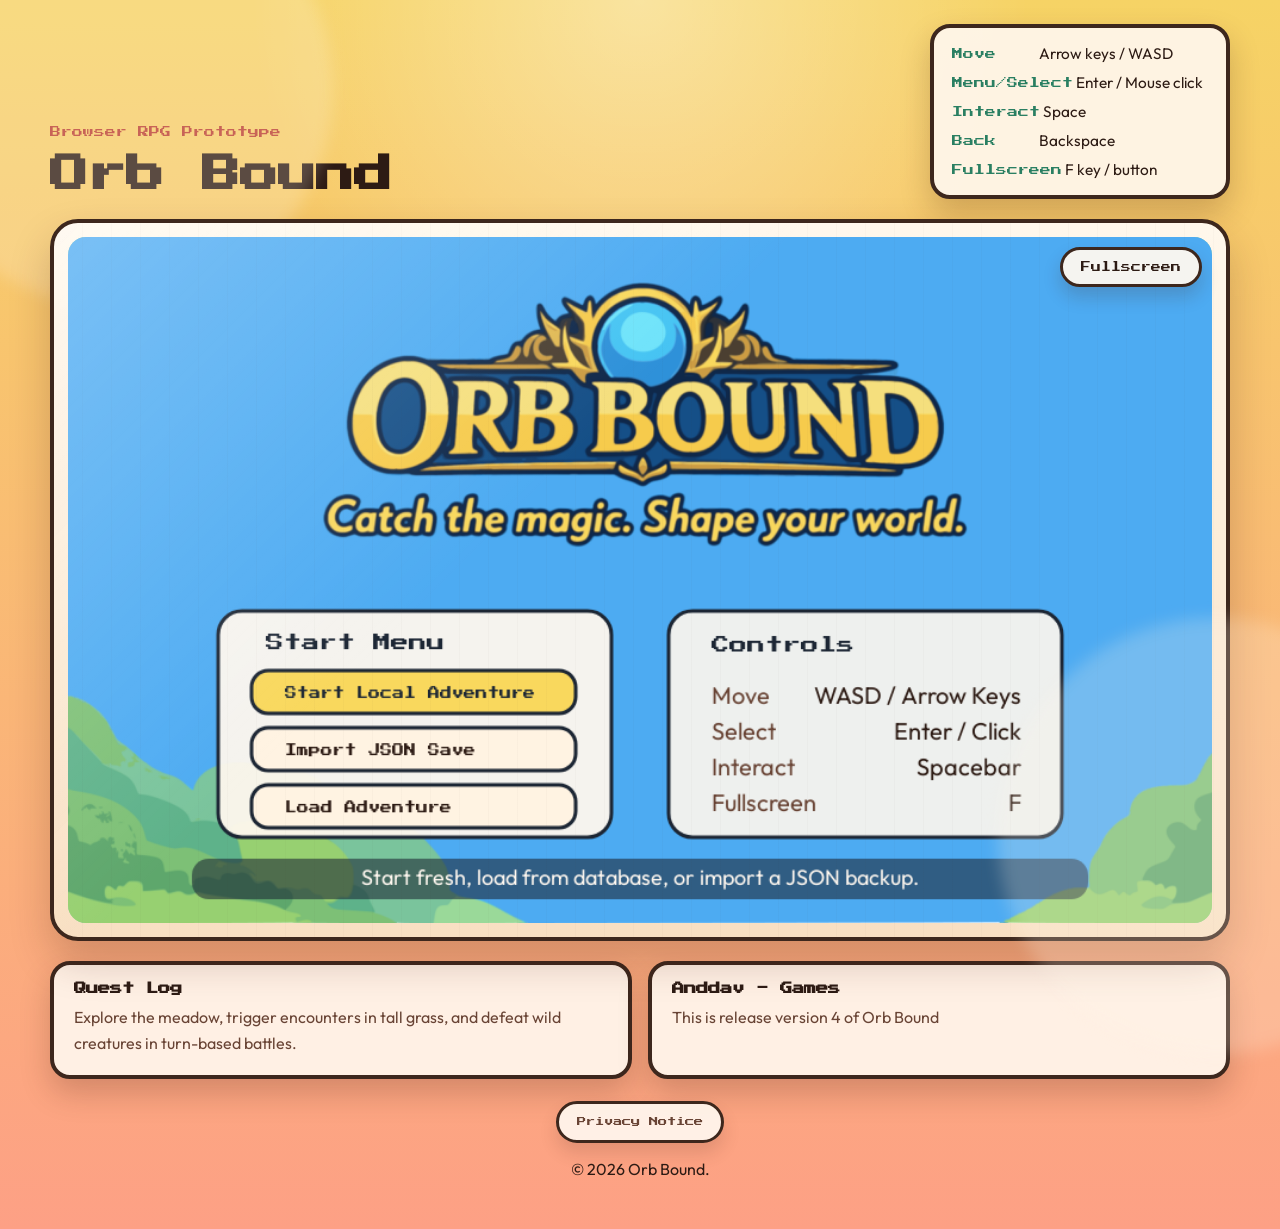
<file: index.html>
<!DOCTYPE html>
<html lang="en">
<head>
  <meta charset="UTF-8">
  <meta name="viewport" content="width=device-width, initial-scale=1.0">
  <title>Orb Bound</title>
  <link rel="icon" type="image/png" href="assets/creatures/png/cubling-sprite.png">
  <link rel="preload" as="image" href="assets/menu.png" type="image/png" fetchpriority="high">
  <link rel="prefetch" as="image" href="assets/story/meadow-dawn.png" type="image/png">
  <link rel="prefetch" as="image" href="assets/story/faint.png" type="image/png">
  <link rel="preconnect" href="https://fonts.googleapis.com">
  <link rel="preconnect" href="https://fonts.gstatic.com" crossorigin>
  <link href="https://fonts.googleapis.com/css2?family=Press+Start+2P&family=Outfit:wght@400;600;700&display=swap" rel="stylesheet">
  <link rel="stylesheet" href="style.css">
</head>
<body>
  <main class="layout">
    <section class="game-shell">
      <header class="game-header">
        <div>
          <p class="eyebrow">Browser RPG Prototype</p>
          <h1>Orb Bound</h1>
        </div>
        <div class="controls-card">
          <p><span>Move</span> Arrow keys / WASD</p>
          <p><span>Menu/Select</span> Enter / Mouse click</p>
          <p><span>Interact</span> Space</p>
          <p><span>Back</span> Backspace</p>
          <p><span>Fullscreen</span> F key / button</p>
        </div>
      </header>

      <div class="canvas-frame" id="canvas-frame">
        <button id="fullscreen-toggle" class="fullscreen-button" type="button" aria-label="Toggle fullscreen">Fullscreen</button>
        <canvas id="game" width="960" height="576" aria-label="Game canvas"></canvas>
      </div>

      <section class="hud-grid">
        <article class="panel">
          <h2>Quest Log</h2>
          <p>Explore the meadow, trigger encounters in tall grass, and defeat wild creatures in turn-based battles.</p>
        </article>
        <article class="panel">
          <h2>Anddav - Games</h2>
          <p>This is release version 4 of Orb Bound</p>
        </article>
      </section>
    </section>
  </main>
  <footer class="site-footer">
    <a class="footer-link" href="privacy/">Privacy Notice</a>
    <p>&copy; 2026 Orb Bound.</p>
  </footer>

  <script type="module" src="src/game.js"></script>
</body>
</html>
</file>
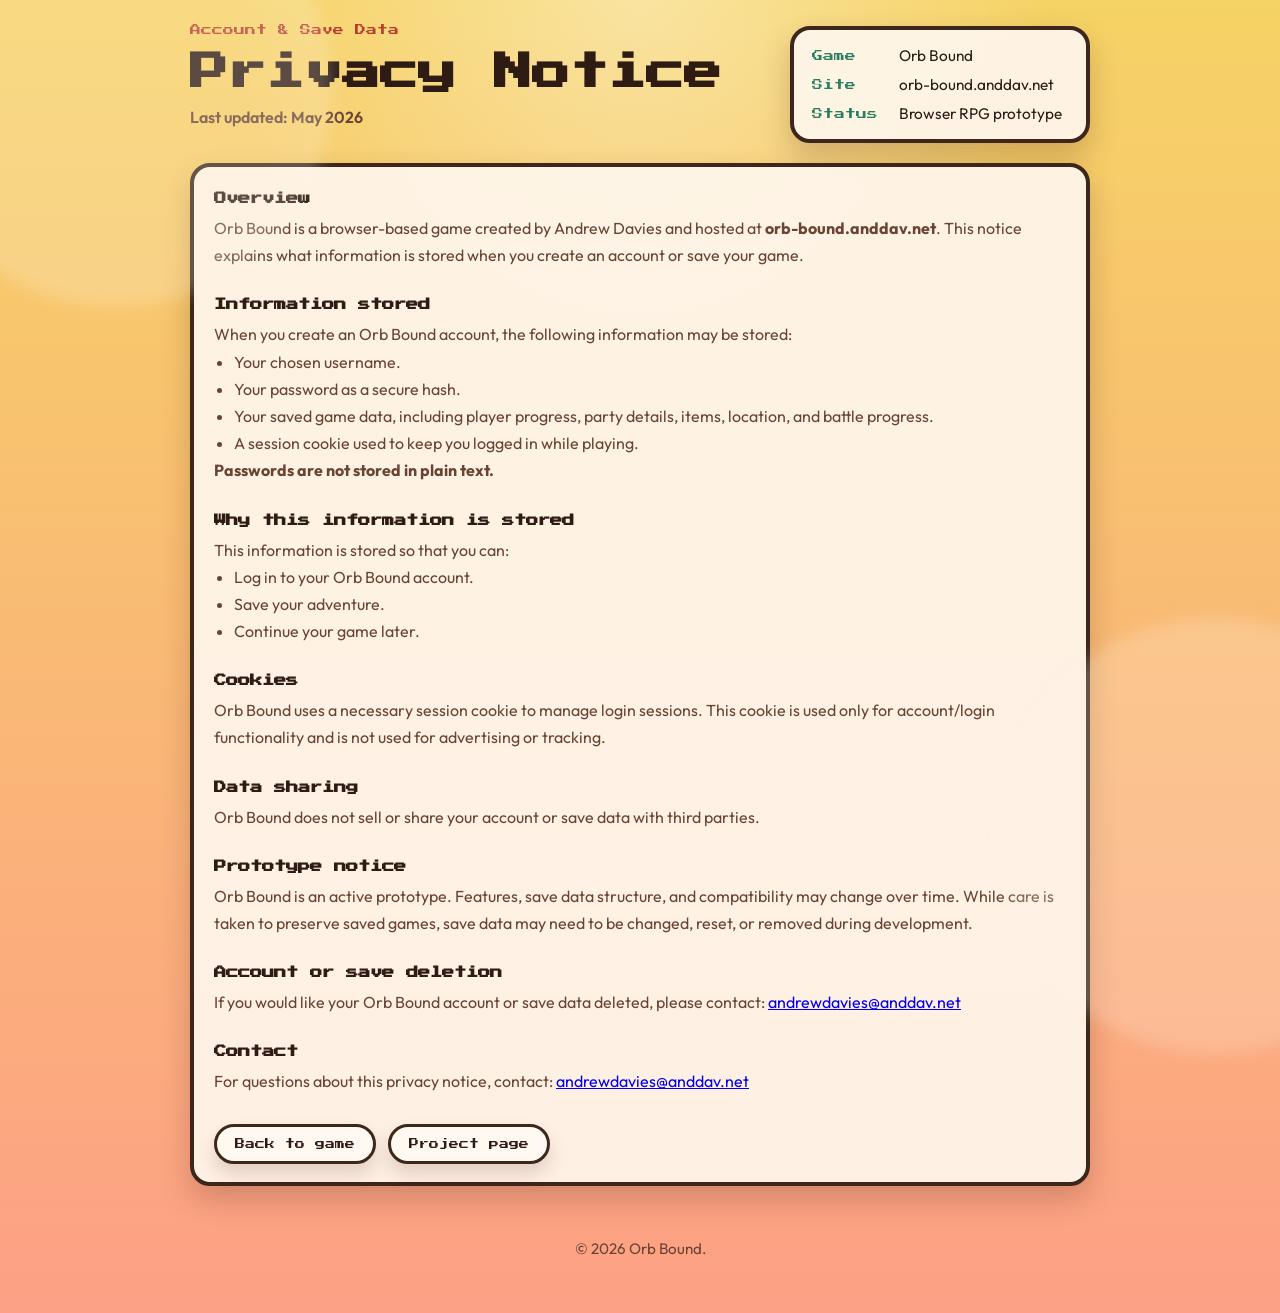
<file: privacy/index.html>
<!DOCTYPE html>
<html lang="en">
<head>
  <meta charset="UTF-8">
  <meta name="viewport" content="width=device-width, initial-scale=1.0">
  <title>Orb Bound Privacy Notice</title>
  <link rel="icon" type="image/png" href="../assets/creatures/png/cubling-sprite.png">
  <link rel="preconnect" href="https://fonts.googleapis.com">
  <link rel="preconnect" href="https://fonts.gstatic.com" crossorigin>
  <link href="https://fonts.googleapis.com/css2?family=Press+Start+2P&family=Outfit:wght@400;600;700&display=swap" rel="stylesheet">
  <link rel="stylesheet" href="../style.css">
</head>
<body>
  <main class="layout notice-shell">
    <section class="game-shell">
      <header class="game-header">
        <div>
          <p class="eyebrow">Account & Save Data</p>
          <h1>Privacy Notice</h1>
          <p class="notice-meta">Last updated: May 2026</p>
        </div>
        <div class="controls-card">
          <p><span>Game</span> Orb Bound</p>
          <p><span>Site</span> orb-bound.anddav.net</p>
          <p><span>Status</span> Browser RPG prototype</p>
        </div>
      </header>

      <article class="panel notice-card">
        <section>
          <h2>Overview</h2>
          <p>
            Orb Bound is a browser-based game created by Andrew Davies and hosted at
            <strong>orb-bound.anddav.net</strong>. This notice explains what information is stored
            when you create an account or save your game.
          </p>
        </section>

        <section>
          <h2>Information stored</h2>
          <p>When you create an Orb Bound account, the following information may be stored:</p>
          <ul>
            <li>Your chosen username.</li>
            <li>Your password as a secure hash.</li>
            <li>Your saved game data, including player progress, party details, items, location, and battle progress.</li>
            <li>A session cookie used to keep you logged in while playing.</li>
          </ul>
          <p><strong>Passwords are not stored in plain text.</strong></p>
        </section>

        <section>
          <h2>Why this information is stored</h2>
          <p>This information is stored so that you can:</p>
          <ul>
            <li>Log in to your Orb Bound account.</li>
            <li>Save your adventure.</li>
            <li>Continue your game later.</li>
          </ul>
        </section>

        <section>
          <h2>Cookies</h2>
          <p>
            Orb Bound uses a necessary session cookie to manage login sessions. This cookie is used
            only for account/login functionality and is not used for advertising or tracking.
          </p>
        </section>

        <section>
          <h2>Data sharing</h2>
          <p>
            Orb Bound does not sell or share your account or save data with third parties.
          </p>
        </section>

        <section>
          <h2>Prototype notice</h2>
          <p>
            Orb Bound is an active prototype. Features, save data structure, and compatibility may
            change over time. While care is taken to preserve saved games, save data may need to be
            changed, reset, or removed during development.
          </p>
        </section>

        <section>
          <h2>Account or save deletion</h2>
          <p>
            If you would like your Orb Bound account or save data deleted, please contact:
            <a href="mailto:andrewdavies@anddav.net">andrewdavies@anddav.net</a>
          </p>
        </section>

        <section>
          <h2>Contact</h2>
          <p>
            For questions about this privacy notice, contact:
            <a href="mailto:andrewdavies@anddav.net">andrewdavies@anddav.net</a>
          </p>
        </section>

        <div class="notice-actions">
          <a class="notice-button" href="../">Back to game</a>
          <a class="notice-button" href="https://anddav.net/orb-bound/">Project page</a>
        </div>
      </article>

      <footer class="notice-footer">
        <p>&copy; 2026 Orb Bound.</p>
      </footer>
    </section>
  </main>
</body>
</html>
</file>
<file: style.css>
:root {
  --bg-top: #f6d365;
  --bg-bottom: #fda085;
  --panel: rgba(255, 247, 237, 0.92);
  --panel-strong: #fff9f1;
  --ink: #2d1b14;
  --ink-soft: #694435;
  --accent: #b93c2f;
  --accent-2: #2a7f62;
  --shadow: rgba(67, 29, 18, 0.22);
  --border: #3d271d;
}

* {
  box-sizing: border-box;
}

body {
  margin: 0;
  min-height: 100vh;
  font-family: "Outfit", sans-serif;
  color: var(--ink);
  background:
    radial-gradient(circle at top, rgba(255, 255, 255, 0.38), transparent 28%),
    linear-gradient(180deg, var(--bg-top), var(--bg-bottom));
}

body::before,
body::after {
  content: "";
  position: fixed;
  inset: auto;
  width: 34vmax;
  height: 34vmax;
  border-radius: 50%;
  background: rgba(255, 245, 230, 0.22);
  filter: blur(8px);
  pointer-events: none;
}

body::before {
  top: -10vmax;
  left: -8vmax;
}

body::after {
  right: -12vmax;
  bottom: -12vmax;
}

.layout {
  width: min(1180px, calc(100% - 32px));
  margin: 0 auto;
  padding: 24px 0 40px;
}

.game-shell {
  display: grid;
  gap: 20px;
}

.game-header {
  display: flex;
  flex-wrap: wrap;
  justify-content: space-between;
  gap: 16px;
  align-items: end;
}

.eyebrow,
h1,
.panel h2,
.controls-card span {
  font-family: "Press Start 2P", cursive;
}

.eyebrow {
  margin: 0 0 14px;
  font-size: 0.68rem;
  color: var(--accent);
}

h1 {
  margin: 0;
  font-size: clamp(1.6rem, 3vw, 2.7rem);
  line-height: 1.25;
}

.controls-card,
.panel {
  background: var(--panel);
  border: 4px solid var(--border);
  border-radius: 20px;
  box-shadow: 0 14px 30px var(--shadow);
}

.controls-card {
  padding: 16px 18px;
  min-width: min(100%, 300px);
}

.controls-card p {
  margin: 0;
  font-size: 0.96rem;
}

.controls-card p + p {
  margin-top: 10px;
}

.controls-card span {
  display: inline-block;
  min-width: 84px;
  font-size: 0.68rem;
  color: var(--accent-2);
}

.canvas-frame {
  position: relative;
  padding: 14px;
  border-radius: 28px;
  background:
    linear-gradient(180deg, rgba(255, 249, 241, 0.96), rgba(248, 225, 197, 0.96));
  border: 4px solid var(--border);
  box-shadow: 0 20px 40px var(--shadow);
  overflow: hidden;
}

.canvas-frame::after {
  content: "";
  position: absolute;
  inset: 0;
  background:
    linear-gradient(135deg, rgba(255, 255, 255, 0.26), transparent 40%),
    repeating-linear-gradient(
      90deg,
      transparent 0,
      transparent 28px,
      rgba(61, 39, 29, 0.025) 28px,
      rgba(61, 39, 29, 0.025) 29px
    );
  pointer-events: none;
}

.fullscreen-button {
  position: absolute;
  top: 24px;
  right: 24px;
  z-index: 2;
  appearance: none;
  border: 3px solid var(--border);
  border-radius: 999px;
  padding: 12px 18px;
  background: rgba(255, 249, 241, 0.94);
  color: var(--ink);
  box-shadow: 0 10px 18px rgba(67, 29, 18, 0.18);
  cursor: pointer;
  font-family: "Press Start 2P", cursive;
  font-size: 0.62rem;
  transition: transform 120ms ease, background 120ms ease;
}

.fullscreen-button:hover {
  transform: translateY(-1px);
  background: #fff5e6;
}

.fullscreen-button:active {
  transform: translateY(1px);
}

canvas {
  display: block;
  width: 100%;
  height: auto;
  border-radius: 18px;
  background: #8ed1a4;
  image-rendering: auto;
}

.hud-grid {
  display: grid;
  gap: 16px;
  grid-template-columns: repeat(auto-fit, minmax(260px, 1fr));
}

.panel {
  padding: 18px 20px;
}

.panel h2 {
  margin: 0 0 10px;
  font-size: 0.78rem;
}

.panel p {
  margin: 0;
  line-height: 1.6;
  color: var(--ink-soft);
}

.notice-shell {
  max-width: 900px;
  margin: 0 auto;
}

.notice-card {
  display: grid;
  gap: 22px;
}

.notice-card h2 {
  margin-top: 8px;
}

.notice-card p,
.notice-card li {
  line-height: 1.7;
  color: var(--ink-soft);
}

.notice-card ul {
  margin: 0;
  padding-left: 1.25rem;
}

.notice-meta {
  margin-top: 10px;
  color: var(--ink-soft);
  font-weight: 600;
}

.notice-actions {
  display: flex;
  flex-wrap: wrap;
  gap: 12px;
  margin-top: 6px;
}

.notice-button {
  display: inline-flex;
  align-items: center;
  justify-content: center;
  border: 3px solid var(--border);
  border-radius: 999px;
  padding: 12px 18px;
  background: var(--panel-strong);
  color: var(--ink);
  box-shadow: 0 10px 18px rgba(67, 29, 18, 0.16);
  font-family: "Press Start 2P", cursive;
  font-size: 0.62rem;
  text-decoration: none;
  transition: transform 120ms ease, background 120ms ease;
}

.notice-button:hover {
  transform: translateY(-1px);
  background: #fff5e6;
}

.notice-footer {
  margin-top: 18px;
  text-align: center;
  color: var(--ink-soft);
  font-size: 0.95rem;
}

.site-footer {
  width: min(1180px, calc(100% - 32px));
  margin: -18px auto 0;
  padding: 0 0 34px;
  text-align: center;
}

.footer-link {
  display: inline-flex;
  align-items: center;
  justify-content: center;
  min-height: 42px;
  border: 3px solid var(--border);
  border-radius: 999px;
  padding: 12px 18px;
  background: rgba(255, 249, 241, 0.9);
  color: var(--ink-soft);
  box-shadow: 0 10px 18px rgba(67, 29, 18, 0.14);
  font-family: "Press Start 2P", cursive;
  font-size: 0.58rem;
  line-height: 1.3;
  text-decoration: none;
  transition: transform 120ms ease, background 120ms ease, color 120ms ease;
}

.footer-link:hover,
.footer-link:focus-visible {
  transform: translateY(-1px);
  background: #fff5e6;
  color: var(--accent);
}

.footer-link:active {
  transform: translateY(1px);
}

.canvas-frame:fullscreen {
  display: grid;
  place-items: center;
  padding: 28px;
  border-radius: 0;
  border: 0;
  background:
    radial-gradient(circle at top, rgba(255, 243, 224, 0.18), transparent 32%),
    linear-gradient(180deg, #2c1810, #140b08);
}

.canvas-frame:fullscreen::after {
  opacity: 0.18;
}

.canvas-frame:fullscreen canvas {
  width: min(calc(100vw - 56px), 1600px);
  max-height: calc(100vh - 56px);
}

.canvas-frame:fullscreen .fullscreen-button {
  top: 20px;
  right: 20px;
  background: rgba(255, 249, 241, 0.88);
}

@media (max-width: 720px) {
  .layout {
    width: min(100% - 18px, 1180px);
    padding-top: 18px;
  }

  .canvas-frame {
    padding: 10px;
    border-radius: 18px;
  }

  .controls-card span {
    min-width: 78px;
  }

  .fullscreen-button {
    top: 18px;
    right: 18px;
    padding: 10px 14px;
    font-size: 0.54rem;
  }

  .site-footer {
    width: min(100% - 18px, 1180px);
    margin-top: -24px;
    padding-bottom: 28px;
  }

  .footer-link {
    width: 100%;
    min-height: 44px;
  }
}
</file>
